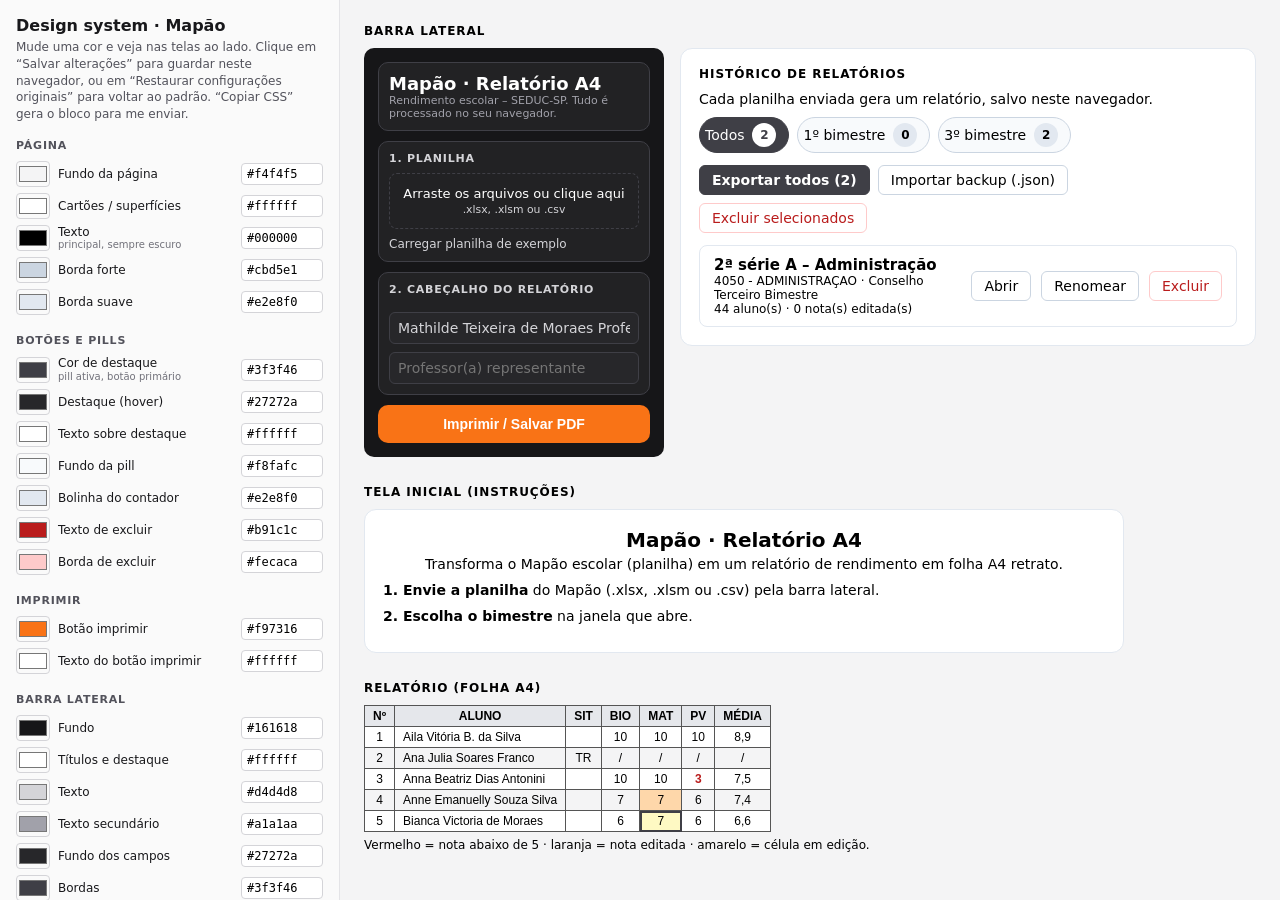
<file: mockups/design-system.html>
<!doctype html>
<html lang="pt-BR">
<head>
<meta charset="utf-8">
<meta name="viewport" content="width=device-width, initial-scale=1">
<title>Design System · Mapão</title>
<style>
  :root {
    --bg:#f4f4f5; --surface:#ffffff; --text:#000000; --border:#cbd5e1; --border-soft:#e2e8f0;
    --pill-bg:#f8fafc; --pill-count:#e2e8f0;
    --accent:#3f3f46; --accent-hover:#27272a; --on-accent:#ffffff;
    --print:#f97316; --on-print:#ffffff;
    --danger:#b91c1c; --danger-border:#fecaca;
    --sb-bg:#161618; --sb-title:#ffffff; --sb-text:#d4d4d8; --sb-sub:#a1a1aa; --sb-field:#27272a; --sb-line:#3f3f46;
    --th-bg:#e5e7eb; --zebra:#f4f4f5; --low:#b91c1c; --edited:#fed7aa; --editing:#fef9c3;
  }
  * { box-sizing:border-box; }
  body { margin:0; font-family:system-ui,-apple-system,"Segoe UI",Roboto,Arial,sans-serif; background:#fff; color:#18181b; font-size:14px; }
  .app { display:grid; grid-template-columns:340px 1fr; min-height:100vh; }
  @media (max-width:900px) { .app { grid-template-columns:1fr; } }

  /* painel de controle */
  .panel { background:#fafafa; border-right:1px solid #e4e4e7; padding:16px; position:sticky; top:0; height:100vh; overflow:auto; }
  @media (max-width:900px) { .panel { position:static; height:auto; } }
  .panel h1 { font-size:16px; margin:0 0 4px; }
  .panel p { margin:0 0 12px; color:#52525b; font-size:12px; line-height:1.4; }
  .panel h2 { font-size:11px; letter-spacing:.07em; text-transform:uppercase; margin:16px 0 6px; color:#52525b; }
  .tk { display:grid; grid-template-columns:34px 1fr 82px; gap:8px; align-items:center; padding:3px 0; }
  .tk input[type=color] { width:34px; height:26px; padding:0; border:1px solid #d4d4d8; border-radius:4px; background:none; cursor:pointer; }
  .tk label { font-size:12px; line-height:1.2; }
  .tk label small { display:block; color:#71717a; font-size:10px; }
  .tk input[type=text] { width:100%; font:12px ui-monospace,Menlo,monospace; padding:3px 5px; border:1px solid #d4d4d8; border-radius:4px; }
  .btns { display:flex; gap:6px; flex-wrap:wrap; margin-top:14px; }
  .btns button { font:inherit; font-size:12px; padding:6px 10px; border:1px solid #a1a1aa; border-radius:6px; background:#fff; cursor:pointer; }
  .btns button:hover { background:#f4f4f5; }
  .btns button.main { background:#27272a; color:#fff; border-color:#27272a; font-weight:600; }
  .btns button.main:hover { background:#3f3f46; }
  #status { font-size:12px; margin-top:8px; color:#52525b; }
  #status.dirty { color:#b45309; font-weight:600; }
  #out { display:none; width:100%; height:200px; margin-top:8px; font:11px ui-monospace,Menlo,monospace; }

  /* área de prévia */
  .stage { padding:24px; background:var(--bg); color:var(--text); min-width:0; }
  .stage h2.sec { font-size:12px; letter-spacing:.08em; text-transform:uppercase; margin:28px 0 10px; color:var(--text); }
  .stage h2.sec:first-child { margin-top:0; }
  .row { display:flex; flex-wrap:wrap; gap:16px; align-items:flex-start; }

  .sidebar { width:300px; background:var(--sb-bg); color:var(--sb-text); padding:14px; border-radius:10px; display:flex; flex-direction:column; gap:10px; }
  .sidebar h3 { margin:0; font-size:18px; color:var(--sb-title); }
  .sidebar .sub { font-size:11px; color:var(--sb-sub); margin:0; }
  .sb-box { border:1px solid var(--sb-line); border-radius:10px; padding:10px; background:rgba(255,255,255,.05); }
  .sb-box h4 { margin:0 0 8px; font-size:11px; letter-spacing:.07em; text-transform:uppercase; color:var(--sb-text); }
  .sb-drop { border:1px dashed var(--sb-line); border-radius:8px; padding:12px; text-align:center; font-size:13px; color:var(--sb-title); }
  .sb-drop small { display:block; color:var(--sb-text); margin-top:2px; }
  .sb-input { width:100%; padding:7px 8px; background:var(--sb-field); color:var(--sb-text); border:1px solid var(--sb-line); border-radius:6px; font:inherit; margin-top:8px; }
  .sb-link { font-size:12px; color:var(--sb-text); margin-top:8px; }
  .btn-print { background:var(--print); color:var(--on-print); border:0; border-radius:10px; padding:11px; font-weight:700; font-size:14px; width:100%; }

  .card { background:var(--surface); border:1px solid var(--border-soft); border-radius:12px; padding:18px; flex:1; min-width:320px; }
  .card h3 { margin:0 0 4px; font-size:20px; color:var(--text); }
  .card p { margin:0 0 10px; color:var(--text); }
  .pill { display:inline-flex; align-items:center; gap:8px; padding:5px 12px 5px 5px; border:1px solid var(--border); border-radius:20px; background:var(--pill-bg); color:var(--text); font-size:14px; }
  .pill .pn { width:24px; height:24px; border-radius:50%; background:var(--pill-count); display:grid; place-items:center; font-size:12px; font-weight:700; }
  .pill.on { background:var(--accent); color:var(--on-accent); border-color:var(--accent); }
  .pill.on .pn { background:#fff; color:var(--accent); }
  .btn { font:inherit; font-size:14px; padding:6px 12px; border-radius:6px; border:1px solid var(--border); background:var(--surface); color:var(--text); }
  .btn.primary { background:var(--accent); color:var(--on-accent); border-color:var(--accent); font-weight:600; }
  .btn.primary:hover { background:var(--accent-hover); }
  .btn.danger { color:var(--danger); border-color:var(--danger-border); }
  .hist { display:flex; gap:10px; align-items:center; flex-wrap:wrap; border:1px solid var(--border-soft); border-radius:8px; padding:10px 14px; background:var(--surface); margin-top:12px; }
  .hist b { font-size:15px; color:var(--text); }
  .hist small { display:block; color:var(--text); font-size:12px; }

  .sheet { border-collapse:collapse; font:12px Arial,Helvetica,sans-serif; color:var(--text); background:#fff; }
  .sheet th, .sheet td { border:1px solid #555; padding:3px 8px; text-align:center; }
  .sheet th { background:var(--th-bg); color:var(--text); }
  .sheet td.n { text-align:left; }
  .sheet tr:nth-child(even) td { background:var(--zebra); }
  .sheet td.low { color:var(--low); font-weight:700; }
  .sheet td.ed { background:var(--edited) !important; }
  .sheet td.editing { background:var(--editing) !important; outline:2px solid var(--accent); outline-offset:-2px; }
  .scroll { overflow-x:auto; max-width:100%; }
</style>
</head>
<body>
<div class="app">
  <aside class="panel">
    <h1>Design system · Mapão</h1>
    <p>Mude uma cor e veja nas telas ao lado. Clique em “Salvar alterações” para guardar neste navegador, ou em “Restaurar configurações originais” para voltar ao padrão. “Copiar CSS” gera o bloco para me enviar.</p>
    <div id="tokens"></div>
    <div class="btns">
      <button id="saveBtn" class="main">Salvar alterações</button>
      <button id="reset">Restaurar configurações originais</button>
    </div>
    <div id="status">Sem alterações.</div>
    <div class="btns">
      <button id="copy">Copiar CSS</button>
      <button id="show">Ver CSS</button>
    </div>
    <textarea id="out" readonly></textarea>
  </aside>

  <main class="stage">
    <h2 class="sec">Barra lateral</h2>
    <div class="row">
      <div class="sidebar">
        <div class="sb-box"><h3>Mapão · Relatório A4</h3><p class="sub">Rendimento escolar – SEDUC-SP. Tudo é processado no seu navegador.</p></div>
        <div class="sb-box">
          <h4>1. Planilha</h4>
          <div class="sb-drop">Arraste os arquivos ou clique aqui<small>.xlsx, .xlsm ou .csv</small></div>
          <div class="sb-link">Carregar planilha de exemplo</div>
        </div>
        <div class="sb-box">
          <h4>2. Cabeçalho do relatório</h4>
          <input class="sb-input" value="Mathilde Teixeira de Moraes Professora">
          <input class="sb-input" placeholder="Professor(a) representante">
        </div>
        <button class="btn-print">Imprimir / Salvar PDF</button>
      </div>

      <div class="card">
        <h2 class="sec" style="margin-top:0">Histórico de relatórios</h2>
        <p>Cada planilha enviada gera um relatório, salvo neste navegador.</p>
        <div style="display:flex;gap:8px;flex-wrap:wrap;margin-bottom:12px">
          <span class="pill on">Todos <span class="pn">2</span></span>
          <span class="pill">1º bimestre <span class="pn">0</span></span>
          <span class="pill">3º bimestre <span class="pn">2</span></span>
        </div>
        <div style="display:flex;gap:8px;flex-wrap:wrap">
          <button class="btn primary">Exportar todos (2)</button>
          <button class="btn">Importar backup (.json)</button>
          <button class="btn danger">Excluir selecionados</button>
        </div>
        <div class="hist">
          <div style="flex:1;min-width:180px"><b>2ª série A – Administração</b>
            <small>4050 - ADMINISTRAÇAO · Conselho Terceiro Bimestre</small>
            <small>44 aluno(s) · 0 nota(s) editada(s)</small></div>
          <button class="btn">Abrir</button><button class="btn">Renomear</button><button class="btn danger">Excluir</button>
        </div>
      </div>
    </div>

    <h2 class="sec">Tela inicial (instruções)</h2>
    <div class="card" style="max-width:760px">
      <h3 style="text-align:center">Mapão · Relatório A4</h3>
      <p style="text-align:center">Transforma o Mapão escolar (planilha) em um relatório de rendimento em folha A4 retrato.</p>
      <p><b>1. Envie a planilha</b> do Mapão (.xlsx, .xlsm ou .csv) pela barra lateral.</p>
      <p><b>2. Escolha o bimestre</b> na janela que abre.</p>
    </div>

    <h2 class="sec">Relatório (folha A4)</h2>
    <div class="scroll">
    <table class="sheet">
      <thead><tr><th>Nº</th><th>ALUNO</th><th>SIT</th><th>BIO</th><th>MAT</th><th>PV</th><th>MÉDIA</th></tr></thead>
      <tbody>
        <tr><td>1</td><td class="n">Aila Vitória B. da Silva</td><td></td><td>10</td><td>10</td><td>10</td><td>8,9</td></tr>
        <tr><td>2</td><td class="n">Ana Julia Soares Franco</td><td>TR</td><td>/</td><td>/</td><td>/</td><td>/</td></tr>
        <tr><td>3</td><td class="n">Anna Beatriz Dias Antonini</td><td></td><td>10</td><td>10</td><td class="low">3</td><td>7,5</td></tr>
        <tr><td>4</td><td class="n">Anne Emanuelly Souza Silva</td><td></td><td>7</td><td class="ed">7</td><td>6</td><td>7,4</td></tr>
        <tr><td>5</td><td class="n">Bianca Victoria de Moraes</td><td></td><td>6</td><td class="editing">7</td><td>6</td><td>6,6</td></tr>
      </tbody>
    </table>
    </div>
    <p style="font-size:12px;margin-top:6px">Vermelho = nota abaixo de 5 · laranja = nota editada · amarelo = célula em edição.</p>
  </main>
</div>

<script>
const TOKENS = [
  ['Página', [
    ['--bg','Fundo da página'], ['--surface','Cartões / superfícies'], ['--text','Texto','principal, sempre escuro'],
    ['--border','Borda forte'], ['--border-soft','Borda suave']]],
  ['Botões e pills', [
    ['--accent','Cor de destaque','pill ativa, botão primário'], ['--accent-hover','Destaque (hover)'], ['--on-accent','Texto sobre destaque'],
    ['--pill-bg','Fundo da pill'], ['--pill-count','Bolinha do contador'],
    ['--danger','Texto de excluir'], ['--danger-border','Borda de excluir']]],
  ['Imprimir', [['--print','Botão imprimir'], ['--on-print','Texto do botão imprimir']]],
  ['Barra lateral', [
    ['--sb-bg','Fundo'], ['--sb-title','Títulos e destaque'], ['--sb-text','Texto'], ['--sb-sub','Texto secundário'],
    ['--sb-field','Fundo dos campos'], ['--sb-line','Bordas']]],
  ['Relatório', [
    ['--th-bg','Cabeçalho da tabela'], ['--zebra','Linhas alternadas'], ['--low','Nota baixa'],
    ['--edited','Nota editada'], ['--editing','Célula em edição']]]
];
const root = document.documentElement, KEY = 'mapao.ds.v1';
const defaults = {};
const cs = getComputedStyle(root);
TOKENS.forEach(([, items]) => items.forEach(([v]) => defaults[v] = cs.getPropertyValue(v).trim()));
let saved = Object.assign({}, defaults);
try { Object.assign(saved, JSON.parse(localStorage.getItem(KEY) || '{}')); } catch (e) {}
let cur = Object.assign({}, saved);
const status = document.getElementById('status');
const refresh = () => {
  const dirty = Object.keys(cur).some(k => cur[k].toLowerCase() !== saved[k].toLowerCase());
  status.className = dirty ? 'dirty' : '';
  status.textContent = dirty ? 'Alterações ainda não salvas.' : 'Sem alterações pendentes.';
};
const apply = (v, c) => { cur[v] = c; root.style.setProperty(v, c); };
const wrap = document.getElementById('tokens');
const refs = {};
TOKENS.forEach(([title, items]) => {
  const h = document.createElement('h2'); h.textContent = title; wrap.appendChild(h);
  items.forEach(([v, label, hint]) => {
    const d = document.createElement('div'); d.className = 'tk';
    d.innerHTML = `<input type="color"><label>${label}${hint ? `<small>${hint}</small>` : ''}</label><input type="text" maxlength="7">`;
    const [pick, , txt] = [d.children[0], d.children[1], d.children[2]];
    refs[v] = [pick, txt];
    pick.oninput = () => { txt.value = pick.value; apply(v, pick.value); refresh(); };
    txt.oninput = () => { if (/^#[0-9a-f]{6}$/i.test(txt.value)) { pick.value = txt.value; apply(v, txt.value); refresh(); } };
    wrap.appendChild(d);
  });
});
function sync() { for (const v in refs) { apply(v, cur[v]); refs[v][0].value = cur[v]; refs[v][1].value = cur[v]; } }
sync(); refresh();
const css = () => ':root {\n' + Object.entries(cur).map(([k, v]) => `  ${k}: ${v};`).join('\n') + '\n}';
const out = document.getElementById('out');
document.getElementById('show').onclick = () => { out.style.display = out.style.display === 'block' ? 'none' : 'block'; out.value = css(); };
document.getElementById('copy').onclick = async e => {
  out.value = css();
  try { await navigator.clipboard.writeText(out.value); e.target.textContent = 'Copiado!'; }
  catch (err) { out.style.display = 'block'; out.select(); e.target.textContent = 'Selecione e copie'; }
  setTimeout(() => e.target.textContent = 'Copiar CSS', 1500);
};
document.getElementById('saveBtn').onclick = e => {
  saved = Object.assign({}, cur);
  try { localStorage.setItem(KEY, JSON.stringify(saved)); status.textContent = 'Alterações salvas neste navegador.'; status.className = ''; }
  catch (err) { status.textContent = 'Não foi possível salvar (armazenamento bloqueado).'; status.className = 'dirty'; }
};
document.getElementById('reset').onclick = () => {
  cur = Object.assign({}, defaults); saved = Object.assign({}, defaults);
  try { localStorage.removeItem(KEY); } catch (err) {}
  sync(); status.textContent = 'Configurações originais restauradas.'; status.className = '';
};
</script>
</body>
</html>
</file>
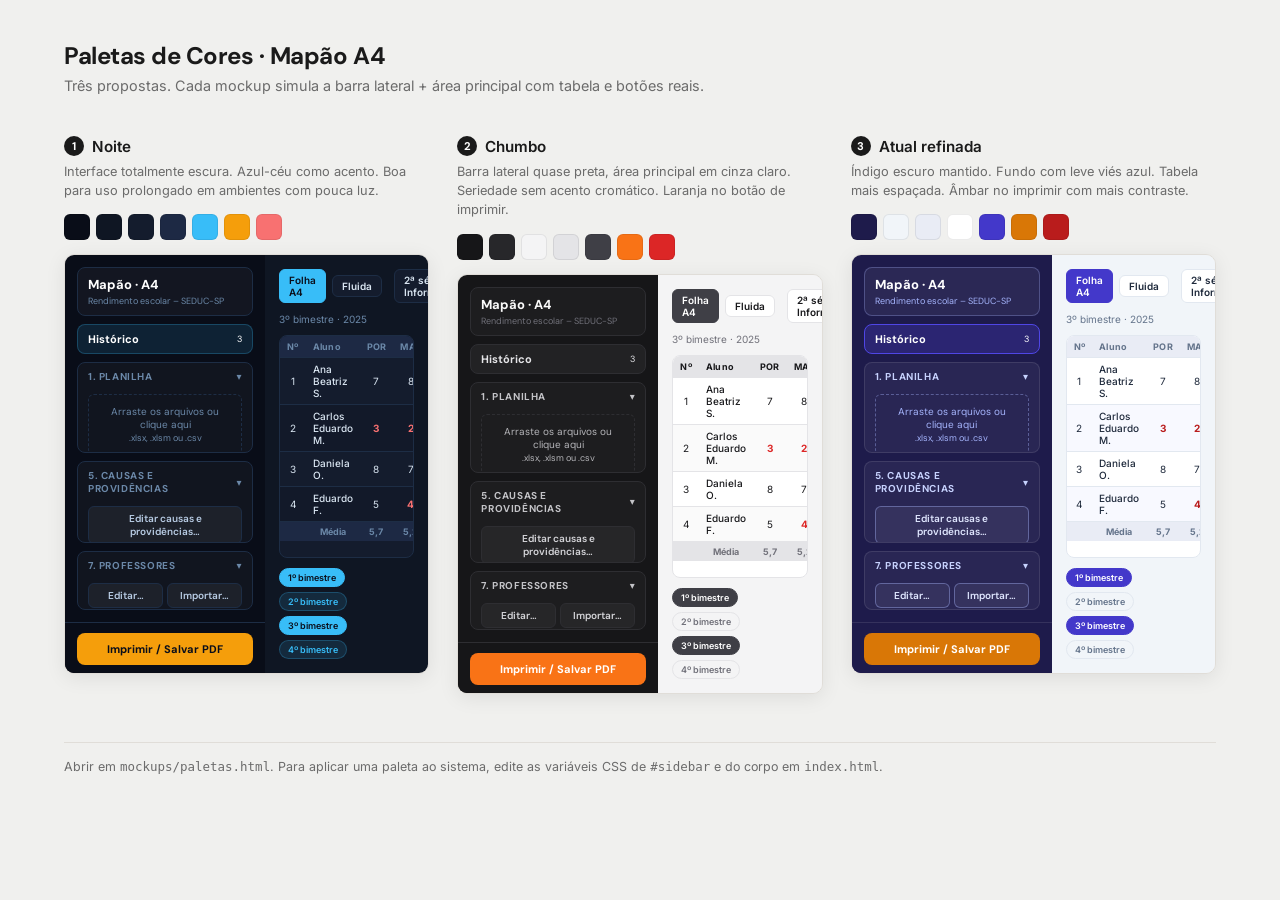
<file: mockups/paletas.html>
<!doctype html>
<html lang="pt-BR">
<head>
<meta charset="UTF-8">
<meta name="viewport" content="width=device-width, initial-scale=1">
<title>Paletas — Mapão A4</title>
<link rel="preconnect" href="https://fonts.googleapis.com">
<link rel="preconnect" href="https://fonts.gstatic.com" crossorigin>
<link href="https://fonts.googleapis.com/css2?family=DM+Sans:wght@400;500;700&family=Inter:wght@400;500;600&display=swap" rel="stylesheet">
<style>
/* ── página de comparação ─────────────────────────────── */
:root {
  --page-bg: #f0f0ee;
  --page-fg: #1a1a1a;
  --page-card: #ffffff;
  --page-border: #e0ddd8;
  --page-muted: #6b6b6b;
  --label-bg: #1a1a1a;
  --label-fg: #ffffff;
}
@media (prefers-color-scheme: dark) {
  :root {
    --page-bg: #18181b;
    --page-fg: #e4e4e7;
    --page-card: #27272a;
    --page-border: #3f3f46;
    --page-muted: #a1a1aa;
    --label-bg: #e4e4e7;
    --label-fg: #18181b;
    color-scheme: dark;
  }
}

*, *::before, *::after { box-sizing: border-box; margin: 0; padding: 0; }
html { font-family: 'Inter', system-ui, sans-serif; background: var(--page-bg); color: var(--page-fg); }
body { padding: 40px 24px 60px; max-width: 1200px; margin: 0 auto; }

header { margin-bottom: 40px; }
header h1 { font-family: 'DM Sans', sans-serif; font-size: 1.5rem; font-weight: 700; letter-spacing: -.02em; }
header p { margin-top: 6px; color: var(--page-muted); font-size: .9rem; }

/* grid de 3 colunas, empilha em telas estreitas */
.grid { display: grid; grid-template-columns: repeat(3, 1fr); gap: 28px; }
@media (max-width: 900px) { .grid { grid-template-columns: 1fr; } }

.palette-card { display: flex; flex-direction: column; gap: 14px; }
.palette-label { display: inline-flex; align-items: center; gap: 8px; }
.palette-label .num { background: var(--label-bg); color: var(--label-fg); font-size: .7rem; font-weight: 700; width: 20px; height: 20px; border-radius: 50%; display: grid; place-items: center; font-family: 'DM Sans', sans-serif; flex-shrink: 0; }
.palette-label .name { font-weight: 600; font-size: .95rem; }
.palette-desc { font-size: .8rem; color: var(--page-muted); line-height: 1.5; }

/* moldura que contém o mock — overflow clip para não vazar */
.mock-frame {
  border-radius: 10px;
  overflow: hidden;
  border: 1px solid var(--page-border);
  box-shadow: 0 4px 20px rgba(0,0,0,.08);
  /* tamanho real do mock escalado para caber */
  position: relative;
  height: 420px;
}
.mock-inner {
  position: absolute; inset: 0;
  display: flex;
  transform-origin: top left;
}

/* swatches */
.swatches { display: flex; gap: 6px; flex-wrap: wrap; }
.sw { width: 26px; height: 26px; border-radius: 6px; border: 1px solid rgba(0,0,0,.08); flex-shrink: 0; }
.sw-label { font-size: .7rem; color: var(--page-muted); margin-top: 4px; }

/* ── componentes compartilhados do mock ──────────────── */
.m-sidebar {
  width: 200px; flex-shrink: 0;
  display: flex; flex-direction: column;
  height: 420px; overflow: hidden;
  font-family: 'DM Sans', system-ui, sans-serif;
  font-size: 12px;
}
.m-sb-in { flex: 1; overflow: hidden; padding: 12px; display: flex; flex-direction: column; gap: 8px; }
.m-brand { border-radius: 8px; padding: 8px 10px; border: 1px solid; }
.m-brand h1 { font-size: 13px; font-weight: 700; }
.m-brand p  { font-size: 9px; margin-top: 2px; }
.m-hist { display: flex; justify-content: space-between; align-items: center; border-radius: 8px; padding: 7px 10px; border: 1px solid; font-weight: 700; font-size: 11px; }
.m-section { border-radius: 8px; border: 1px solid; overflow: hidden; }
.m-section-head { padding: 7px 10px; font-size: 10px; font-weight: 700; letter-spacing: .06em; text-transform: uppercase; display: flex; justify-content: space-between; align-items: center; }
.m-section-body { padding: 4px 10px 8px; display: flex; flex-direction: column; gap: 5px; }
.m-drop { border: 1.5px dashed; border-radius: 6px; padding: 10px; text-align: center; font-size: 10px; }
.m-btn { border-radius: 6px; padding: 5px 8px; border: 1px solid; font-size: 10px; font-weight: 600; cursor: default; text-align: center; }
.m-sb-foot { padding: 10px 12px; border-top: 1px solid; }
.m-print { border-radius: 8px; padding: 9px; font-size: 11px; font-weight: 700; text-align: center; }

.m-main { flex: 1; min-width: 0; padding: 14px; display: flex; flex-direction: column; gap: 10px; overflow: hidden; }
.m-toolbar { display: flex; gap: 6px; align-items: center; }
.m-toolbar-btn { border-radius: 6px; padding: 4px 9px; border: 1px solid; font-size: 10px; font-weight: 600; }
.m-table-wrap { border-radius: 8px; overflow: hidden; border: 1px solid; font-size: 10px; flex: 1; }
.m-table { width: 100%; border-collapse: collapse; }
.m-table thead th { padding: 5px 7px; text-align: center; font-weight: 700; font-size: 9px; letter-spacing: .03em; }
.m-table tbody td { padding: 5px 7px; text-align: center; border-top: 1px solid; }
.m-table tbody td.name { text-align: left; font-weight: 500; }
.m-table tbody td.low { font-weight: 700; }
.m-table tbody td.plus { font-weight: 700; font-size: 12px; }
.m-table tfoot td { padding: 4px 7px; font-weight: 700; font-size: 9px; text-align: center; border-top: 1px solid; }
.m-pills { display: flex; gap: 5px; flex-wrap: wrap; }
.m-pill { border-radius: 20px; padding: 3px 8px; border: 1px solid; font-size: 9px; font-weight: 600; }

/* ── PALETA 1: NOITE ──────────────────────────────────── */
.p1 { --sb: #090d18; --sb2: #0e1320; --sb-fg: #b8cce4; --sb-sub: #6b88a8; --sb-ac: #38bdf8; --sb-ac2: #0ea5e9; --sb-hi: #1a2d4d; --sb-bdr: #1d2d45; --sb-bdr2: rgba(56,189,248,.25); --pr: #f59e0b; --pr-fg: #0a0e1a; --main: #0f1623; --card: #141c2d; --card2: #192234; --head: #1d2944; --stripe: #121929; --ac: #38bdf8; --ac-fg: #0a0e1a; --fg: #dae6f2; --fg2: #6b88a8; --bdr: #1d2d45; --low: #f87171; --sit-ok: #34d399; }
.p1 .m-sidebar { background: var(--sb); color: var(--sb-fg); }
.p1 .m-brand { background: rgba(255,255,255,.04); border-color: var(--sb-bdr); }
.p1 .m-brand h1 { color: #fff; }
.p1 .m-brand p { color: var(--sb-sub); }
.p1 .m-hist { background: rgba(56,189,248,.12); border-color: var(--sb-bdr2); color: #fff; }
.p1 .m-section { background: rgba(255,255,255,.03); border-color: var(--sb-bdr); }
.p1 .m-section-head { color: var(--sb-sub); }
.p1 .m-drop { border-color: var(--sb-bdr); color: var(--sb-sub); }
.p1 .m-btn { background: rgba(255,255,255,.05); border-color: var(--sb-bdr); color: var(--sb-fg); }
.p1 .m-sb-foot { background: var(--sb); border-color: var(--sb-bdr); }
.p1 .m-print { background: var(--pr); color: var(--pr-fg); border-radius: 8px; }
.p1 .m-main { background: var(--main); }
.p1 .m-toolbar-btn { background: var(--card); border-color: var(--bdr); color: var(--fg); }
.p1 .m-toolbar-btn.ac { background: var(--ac); border-color: var(--ac); color: var(--ac-fg); }
.p1 .m-table-wrap { background: var(--card); border-color: var(--bdr); }
.p1 .m-table thead th { background: var(--head); color: var(--sb-sub); }
.p1 .m-table tbody td { color: var(--fg); border-color: var(--bdr); }
.p1 .m-table tbody tr:nth-child(even) td { background: var(--stripe); }
.p1 .m-table tbody td.name { color: var(--fg); }
.p1 .m-table tbody td.low { color: var(--low); }
.p1 .m-table tfoot td { background: var(--head); color: var(--sb-sub); border-color: var(--bdr); }
.p1 .m-pill { background: rgba(56,189,248,.12); border-color: var(--sb-bdr2); color: var(--ac); }
.p1 .m-pill.on { background: var(--ac); border-color: var(--ac); color: var(--ac-fg); }

/* ── PALETA 2: CHUMBO ─────────────────────────────────── */
.p2 { --sb: #161618; --sb2: #1c1c1e; --sb-fg: #d4d4d8; --sb-sub: #71717a; --sb-hi: #27272a; --sb-bdr: #2e2e32; --pr: #f97316; --pr-fg: #fff; --main: #f4f4f5; --card: #ffffff; --head: #e4e4e7; --stripe: #fafafa; --ac: #3f3f46; --ac-fg: #fff; --fg: #18181b; --fg2: #71717a; --bdr: #e4e4e7; --low: #dc2626; --sit-ok: #16a34a; }
.p2 .m-sidebar { background: var(--sb); color: var(--sb-fg); }
.p2 .m-brand { background: rgba(255,255,255,.03); border-color: var(--sb-bdr); }
.p2 .m-brand h1 { color: #fafafa; }
.p2 .m-brand p { color: var(--sb-sub); }
.p2 .m-hist { background: rgba(255,255,255,.05); border-color: var(--sb-bdr); color: #e4e4e7; }
.p2 .m-section { background: rgba(255,255,255,.03); border-color: var(--sb-bdr); }
.p2 .m-section-head { color: #c4c4c8; }
.p2 .m-drop { border-color: var(--sb-bdr); color: #b4b4b8; }
.p2 .m-btn { background: rgba(255,255,255,.04); border-color: var(--sb-bdr); color: var(--sb-fg); }
.p2 .m-sb-foot { background: var(--sb); border-color: var(--sb-bdr); }
.p2 .m-print { background: var(--pr); color: var(--pr-fg); }
.p2 .m-main { background: var(--main); }
.p2 .m-toolbar-btn { background: var(--card); border-color: var(--bdr); color: var(--fg); }
.p2 .m-toolbar-btn.ac { background: var(--ac); border-color: var(--ac); color: var(--ac-fg); }
.p2 .m-table-wrap { background: var(--card); border-color: var(--bdr); }
.p2 .m-table thead th { background: var(--head); color: #18181b; }
.p2 .m-table tbody td { color: var(--fg); border-color: var(--bdr); }
.p2 .m-table tbody tr:nth-child(even) td { background: var(--stripe); }
.p2 .m-table tbody td.low { color: var(--low); }
.p2 .m-table tfoot td { background: var(--head); color: var(--fg2); border-color: var(--bdr); }
.p2 .m-pill { background: #f4f4f5; border-color: var(--bdr); color: var(--fg2); }
.p2 .m-pill.on { background: var(--ac); border-color: var(--ac); color: var(--ac-fg); }

/* ── PALETA 3: ATUAL REFINADA ─────────────────────────── */
.p3 { --sb: #1e1b4b; --sb2: #2c2878; --sb-fg: #e0e7ff; --sb-sub: #a5b4fc; --sb-hi: #2e2a6a; --sb-bdr: rgba(165,180,252,.3); --sb-ac: #4f46e5; --pr: #d97706; --pr-fg: #fff; --main: #f1f5f9; --card: #ffffff; --head: #e9ecf5; --stripe: #f8f9ff; --ac: #4338ca; --ac-fg: #fff; --fg: #1e293b; --fg2: #64748b; --bdr: #e2e8f0; --low: #b91c1c; --sit-ok: #15803d; }
.p3 .m-sidebar { background: var(--sb); color: var(--sb-fg); }
.p3 .m-brand { background: rgba(255,255,255,.06); border-color: var(--sb-bdr); }
.p3 .m-brand h1 { color: #fff; }
.p3 .m-brand p { color: var(--sb-sub); }
.p3 .m-hist { background: rgba(79,70,229,.25); border-color: var(--sb-ac); color: #fff; }
.p3 .m-section { background: rgba(255,255,255,.05); border-color: rgba(255,255,255,.1); }
.p3 .m-section-head { color: #c7d2fe; }
.p3 .m-drop { border-color: rgba(165,180,252,.4); color: var(--sb-sub); }
.p3 .m-btn { background: rgba(255,255,255,.06); border-color: rgba(165,180,252,.4); color: var(--sb-fg); }
.p3 .m-sb-foot { background: var(--sb); border-color: rgba(255,255,255,.1); }
.p3 .m-print { background: var(--pr); color: var(--pr-fg); }
.p3 .m-main { background: var(--main); }
.p3 .m-toolbar-btn { background: var(--card); border-color: var(--bdr); color: var(--fg); }
.p3 .m-toolbar-btn.ac { background: var(--ac); border-color: var(--ac); color: var(--ac-fg); }
.p3 .m-table-wrap { background: var(--card); border-color: var(--bdr); }
.p3 .m-table thead th { background: var(--head); color: var(--fg2); }
.p3 .m-table tbody td { color: var(--fg); border-color: var(--bdr); }
.p3 .m-table tbody tr:nth-child(even) td { background: var(--stripe); }
.p3 .m-table tbody td.low { color: var(--low); }
.p3 .m-table tfoot td { background: var(--head); color: var(--fg2); border-color: var(--bdr); }
.p3 .m-pill { background: #f1f5f9; border-color: var(--bdr); color: var(--fg2); }
.p3 .m-pill.on { background: var(--ac); border-color: var(--ac); color: var(--ac-fg); }
</style>
</head>
<body>

<header>
  <h1>Paletas de Cores · Mapão A4</h1>
  <p>Três propostas. Cada mockup simula a barra lateral + área principal com tabela e botões reais.</p>
</header>

<div class="grid">

  <!-- ── PALETA 1: NOITE ── -->
  <div class="palette-card">
    <div>
      <div class="palette-label">
        <span class="num">1</span>
        <span class="name">Noite</span>
      </div>
      <p class="palette-desc" style="margin-top:6px">Interface totalmente escura. Azul-céu como acento. Boa para uso prolongado em ambientes com pouca luz.</p>
    </div>
    <div class="swatches">
      <div class="sw" style="background:#090d18" title="Sidebar"></div>
      <div class="sw" style="background:#0f1623" title="Fundo"></div>
      <div class="sw" style="background:#141c2d" title="Card"></div>
      <div class="sw" style="background:#1d2944" title="Cabeçalho"></div>
      <div class="sw" style="background:#38bdf8" title="Acento"></div>
      <div class="sw" style="background:#f59e0b" title="Imprimir"></div>
      <div class="sw" style="background:#f87171" title="Baixo"></div>
    </div>
    <div class="mock-frame p1">
      <div class="mock-inner">
        <div class="m-sidebar">
          <div class="m-sb-in">
            <div class="m-brand">
              <h1>Mapão · A4</h1>
              <p>Rendimento escolar – SEDUC-SP</p>
            </div>
            <div class="m-hist">
              <span>Histórico</span><span style="font-size:9px;font-weight:400">3</span>
            </div>
            <div class="m-section">
              <div class="m-section-head">1. Planilha <span>▾</span></div>
              <div class="m-section-body">
                <div class="m-drop">Arraste os arquivos ou clique aqui<br><span style="font-size:9px">.xlsx, .xlsm ou .csv</span></div>
              </div>
            </div>
            <div class="m-section">
              <div class="m-section-head">5. Causas e providências <span>▾</span></div>
              <div class="m-section-body">
                <div class="m-btn">Editar causas e providências…</div>
              </div>
            </div>
            <div class="m-section">
              <div class="m-section-head">7. Professores <span>▾</span></div>
              <div class="m-section-body">
                <div style="display:flex;gap:4px;flex-wrap:wrap">
                  <div class="m-btn" style="flex:1">Editar…</div>
                  <div class="m-btn" style="flex:1">Importar…</div>
                </div>
              </div>
            </div>
          </div>
          <div class="m-sb-foot">
            <div class="m-print">Imprimir / Salvar PDF</div>
          </div>
        </div>
        <div class="m-main">
          <div class="m-toolbar">
            <div class="m-toolbar-btn ac">Folha A4</div>
            <div class="m-toolbar-btn">Fluida</div>
            <div style="flex:1"></div>
            <div class="m-toolbar-btn">2ª série A – Informática</div>
          </div>
          <div style="display:flex;gap:5px;align-items:center;font-size:10px;color:#6b88a8">
            <span>3º bimestre · 2025</span>
          </div>
          <div class="m-table-wrap">
            <table class="m-table">
              <thead>
                <tr>
                  <th style="width:22px">Nº</th>
                  <th class="name" style="text-align:left">Aluno</th>
                  <th>POR</th><th>MAT</th><th>BIO</th><th>HIS</th>
                  <th>+</th>
                  <th>Sit.</th>
                </tr>
              </thead>
              <tbody>
                <tr>
                  <td>1</td><td class="name">Ana Beatriz S.</td>
                  <td>7</td><td>8</td><td>9</td><td>6</td>
                  <td class="plus" style="color:#38bdf8">+</td>
                  <td style="color:#34d399;font-weight:700;font-size:9px">APR</td>
                </tr>
                <tr>
                  <td>2</td><td class="name">Carlos Eduardo M.</td>
                  <td class="low">3</td><td class="low">2</td><td>5</td><td>4</td>
                  <td class="plus" style="color:#38bdf8">+</td>
                  <td style="color:#f87171;font-weight:700;font-size:9px">REP</td>
                </tr>
                <tr>
                  <td>3</td><td class="name">Daniela O.</td>
                  <td>8</td><td>7</td><td>8</td><td>9</td>
                  <td class="plus" style="color:#38bdf8">+</td>
                  <td style="color:#34d399;font-weight:700;font-size:9px">APR</td>
                </tr>
                <tr>
                  <td>4</td><td class="name">Eduardo F.</td>
                  <td>5</td><td class="low">4</td><td>6</td><td>5</td>
                  <td class="plus" style="color:#38bdf8">+</td>
                  <td style="color:#fbbf24;font-weight:700;font-size:9px">REC</td>
                </tr>
              </tbody>
              <tfoot>
                <tr><td></td><td>Média</td><td>5,7</td><td>5,2</td><td>7,0</td><td>6,0</td><td></td><td></td></tr>
              </tfoot>
            </table>
          </div>
          <div class="m-pills">
            <div class="m-pill on">1º bimestre</div>
            <div class="m-pill">2º bimestre</div>
            <div class="m-pill on">3º bimestre</div>
            <div class="m-pill">4º bimestre</div>
          </div>
        </div>
      </div>
    </div>
  </div>

  <!-- ── PALETA 2: CHUMBO ── -->
  <div class="palette-card">
    <div>
      <div class="palette-label">
        <span class="num">2</span>
        <span class="name">Chumbo</span>
      </div>
      <p class="palette-desc" style="margin-top:6px">Barra lateral quase preta, área principal em cinza claro. Seriedade sem acento cromático. Laranja no botão de imprimir.</p>
    </div>
    <div class="swatches">
      <div class="sw" style="background:#161618" title="Sidebar"></div>
      <div class="sw" style="background:#27272a" title="Sec. head"></div>
      <div class="sw" style="background:#f4f4f5" title="Fundo"></div>
      <div class="sw" style="background:#e4e4e7" title="Cabeçalho"></div>
      <div class="sw" style="background:#3f3f46" title="Acento"></div>
      <div class="sw" style="background:#f97316" title="Imprimir"></div>
      <div class="sw" style="background:#dc2626" title="Baixo"></div>
    </div>
    <div class="mock-frame p2">
      <div class="mock-inner">
        <div class="m-sidebar">
          <div class="m-sb-in">
            <div class="m-brand">
              <h1>Mapão · A4</h1>
              <p>Rendimento escolar – SEDUC-SP</p>
            </div>
            <div class="m-hist">
              <span>Histórico</span><span style="font-size:9px;font-weight:400">3</span>
            </div>
            <div class="m-section">
              <div class="m-section-head">1. Planilha <span>▾</span></div>
              <div class="m-section-body">
                <div class="m-drop">Arraste os arquivos ou clique aqui<br><span style="font-size:9px">.xlsx, .xlsm ou .csv</span></div>
              </div>
            </div>
            <div class="m-section">
              <div class="m-section-head">5. Causas e providências <span>▾</span></div>
              <div class="m-section-body">
                <div class="m-btn">Editar causas e providências…</div>
              </div>
            </div>
            <div class="m-section">
              <div class="m-section-head">7. Professores <span>▾</span></div>
              <div class="m-section-body">
                <div style="display:flex;gap:4px;flex-wrap:wrap">
                  <div class="m-btn" style="flex:1">Editar…</div>
                  <div class="m-btn" style="flex:1">Importar…</div>
                </div>
              </div>
            </div>
          </div>
          <div class="m-sb-foot">
            <div class="m-print">Imprimir / Salvar PDF</div>
          </div>
        </div>
        <div class="m-main">
          <div class="m-toolbar">
            <div class="m-toolbar-btn ac">Folha A4</div>
            <div class="m-toolbar-btn">Fluida</div>
            <div style="flex:1"></div>
            <div class="m-toolbar-btn">2ª série A – Informática</div>
          </div>
          <div style="display:flex;gap:5px;align-items:center;font-size:10px;color:#71717a">
            <span>3º bimestre · 2025</span>
          </div>
          <div class="m-table-wrap">
            <table class="m-table">
              <thead>
                <tr>
                  <th style="width:22px">Nº</th>
                  <th class="name" style="text-align:left">Aluno</th>
                  <th>POR</th><th>MAT</th><th>BIO</th><th>HIS</th>
                  <th>+</th>
                  <th>Sit.</th>
                </tr>
              </thead>
              <tbody>
                <tr>
                  <td>1</td><td class="name">Ana Beatriz S.</td>
                  <td>7</td><td>8</td><td>9</td><td>6</td>
                  <td class="plus" style="color:#3f3f46">+</td>
                  <td style="color:#16a34a;font-weight:700;font-size:9px">APR</td>
                </tr>
                <tr>
                  <td>2</td><td class="name">Carlos Eduardo M.</td>
                  <td class="low">3</td><td class="low">2</td><td>5</td><td>4</td>
                  <td class="plus" style="color:#3f3f46">+</td>
                  <td style="color:#dc2626;font-weight:700;font-size:9px">REP</td>
                </tr>
                <tr>
                  <td>3</td><td class="name">Daniela O.</td>
                  <td>8</td><td>7</td><td>8</td><td>9</td>
                  <td class="plus" style="color:#3f3f46">+</td>
                  <td style="color:#16a34a;font-weight:700;font-size:9px">APR</td>
                </tr>
                <tr>
                  <td>4</td><td class="name">Eduardo F.</td>
                  <td>5</td><td class="low">4</td><td>6</td><td>5</td>
                  <td class="plus" style="color:#3f3f46">+</td>
                  <td style="color:#d97706;font-weight:700;font-size:9px">REC</td>
                </tr>
              </tbody>
              <tfoot>
                <tr><td></td><td>Média</td><td>5,7</td><td>5,2</td><td>7,0</td><td>6,0</td><td></td><td></td></tr>
              </tfoot>
            </table>
          </div>
          <div class="m-pills">
            <div class="m-pill on">1º bimestre</div>
            <div class="m-pill">2º bimestre</div>
            <div class="m-pill on">3º bimestre</div>
            <div class="m-pill">4º bimestre</div>
          </div>
        </div>
      </div>
    </div>
  </div>

  <!-- ── PALETA 3: ATUAL REFINADA ── -->
  <div class="palette-card">
    <div>
      <div class="palette-label">
        <span class="num">3</span>
        <span class="name">Atual refinada</span>
      </div>
      <p class="palette-desc" style="margin-top:6px">Índigo escuro mantido. Fundo com leve viés azul. Tabela mais espaçada. Âmbar no imprimir com mais contraste.</p>
    </div>
    <div class="swatches">
      <div class="sw" style="background:#1e1b4b" title="Sidebar"></div>
      <div class="sw" style="background:#f1f5f9" title="Fundo"></div>
      <div class="sw" style="background:#e9ecf5" title="Cabeçalho"></div>
      <div class="sw" style="background:#ffffff" title="Card"></div>
      <div class="sw" style="background:#4338ca" title="Acento"></div>
      <div class="sw" style="background:#d97706" title="Imprimir"></div>
      <div class="sw" style="background:#b91c1c" title="Baixo"></div>
    </div>
    <div class="mock-frame p3">
      <div class="mock-inner">
        <div class="m-sidebar">
          <div class="m-sb-in">
            <div class="m-brand">
              <h1>Mapão · A4</h1>
              <p>Rendimento escolar – SEDUC-SP</p>
            </div>
            <div class="m-hist">
              <span>Histórico</span><span style="font-size:9px;font-weight:400">3</span>
            </div>
            <div class="m-section">
              <div class="m-section-head">1. Planilha <span>▾</span></div>
              <div class="m-section-body">
                <div class="m-drop">Arraste os arquivos ou clique aqui<br><span style="font-size:9px">.xlsx, .xlsm ou .csv</span></div>
              </div>
            </div>
            <div class="m-section">
              <div class="m-section-head">5. Causas e providências <span>▾</span></div>
              <div class="m-section-body">
                <div class="m-btn">Editar causas e providências…</div>
              </div>
            </div>
            <div class="m-section">
              <div class="m-section-head">7. Professores <span>▾</span></div>
              <div class="m-section-body">
                <div style="display:flex;gap:4px;flex-wrap:wrap">
                  <div class="m-btn" style="flex:1">Editar…</div>
                  <div class="m-btn" style="flex:1">Importar…</div>
                </div>
              </div>
            </div>
          </div>
          <div class="m-sb-foot">
            <div class="m-print">Imprimir / Salvar PDF</div>
          </div>
        </div>
        <div class="m-main">
          <div class="m-toolbar">
            <div class="m-toolbar-btn ac">Folha A4</div>
            <div class="m-toolbar-btn">Fluida</div>
            <div style="flex:1"></div>
            <div class="m-toolbar-btn">2ª série A – Informática</div>
          </div>
          <div style="display:flex;gap:5px;align-items:center;font-size:10px;color:#64748b">
            <span>3º bimestre · 2025</span>
          </div>
          <div class="m-table-wrap">
            <table class="m-table">
              <thead>
                <tr>
                  <th style="width:22px">Nº</th>
                  <th class="name" style="text-align:left">Aluno</th>
                  <th>POR</th><th>MAT</th><th>BIO</th><th>HIS</th>
                  <th>+</th>
                  <th>Sit.</th>
                </tr>
              </thead>
              <tbody>
                <tr>
                  <td>1</td><td class="name">Ana Beatriz S.</td>
                  <td>7</td><td>8</td><td>9</td><td>6</td>
                  <td class="plus" style="color:#4338ca">+</td>
                  <td style="color:#15803d;font-weight:700;font-size:9px">APR</td>
                </tr>
                <tr>
                  <td>2</td><td class="name">Carlos Eduardo M.</td>
                  <td class="low">3</td><td class="low">2</td><td>5</td><td>4</td>
                  <td class="plus" style="color:#4338ca">+</td>
                  <td style="color:#b91c1c;font-weight:700;font-size:9px">REP</td>
                </tr>
                <tr>
                  <td>3</td><td class="name">Daniela O.</td>
                  <td>8</td><td>7</td><td>8</td><td>9</td>
                  <td class="plus" style="color:#4338ca">+</td>
                  <td style="color:#15803d;font-weight:700;font-size:9px">APR</td>
                </tr>
                <tr>
                  <td>4</td><td class="name">Eduardo F.</td>
                  <td>5</td><td class="low">4</td><td>6</td><td>5</td>
                  <td class="plus" style="color:#4338ca">+</td>
                  <td style="color:#d97706;font-weight:700;font-size:9px">REC</td>
                </tr>
              </tbody>
              <tfoot>
                <tr><td></td><td>Média</td><td>5,7</td><td>5,2</td><td>7,0</td><td>6,0</td><td></td><td></td></tr>
              </tfoot>
            </table>
          </div>
          <div class="m-pills">
            <div class="m-pill on">1º bimestre</div>
            <div class="m-pill">2º bimestre</div>
            <div class="m-pill on">3º bimestre</div>
            <div class="m-pill">4º bimestre</div>
          </div>
        </div>
      </div>
    </div>
  </div>

</div><!-- /grid -->

<footer style="margin-top:48px;font-size:.78rem;color:var(--page-muted);border-top:1px solid var(--page-border);padding-top:16px">
  Abrir em <code>mockups/paletas.html</code>. Para aplicar uma paleta ao sistema, edite as variáveis CSS de <code>#sidebar</code> e do corpo em <code>index.html</code>.
</footer>

</body>
</html>
</file>
